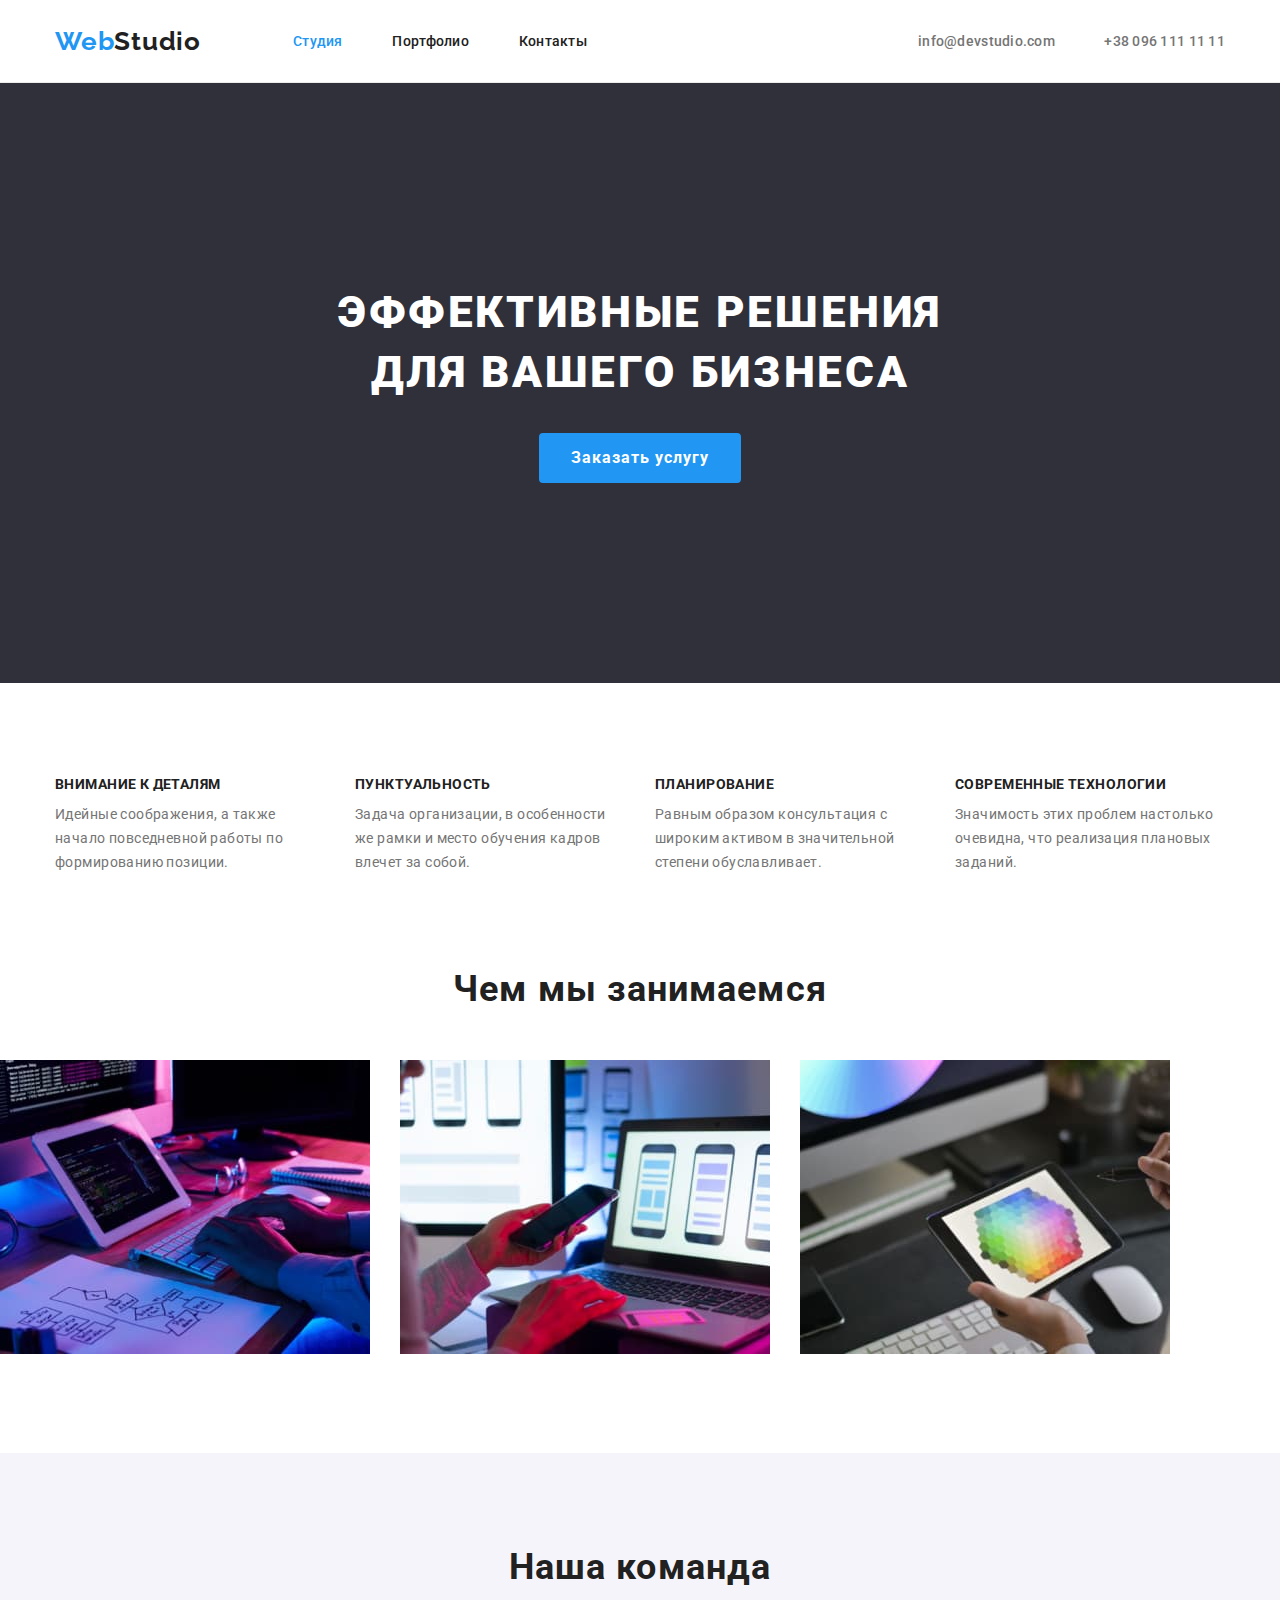
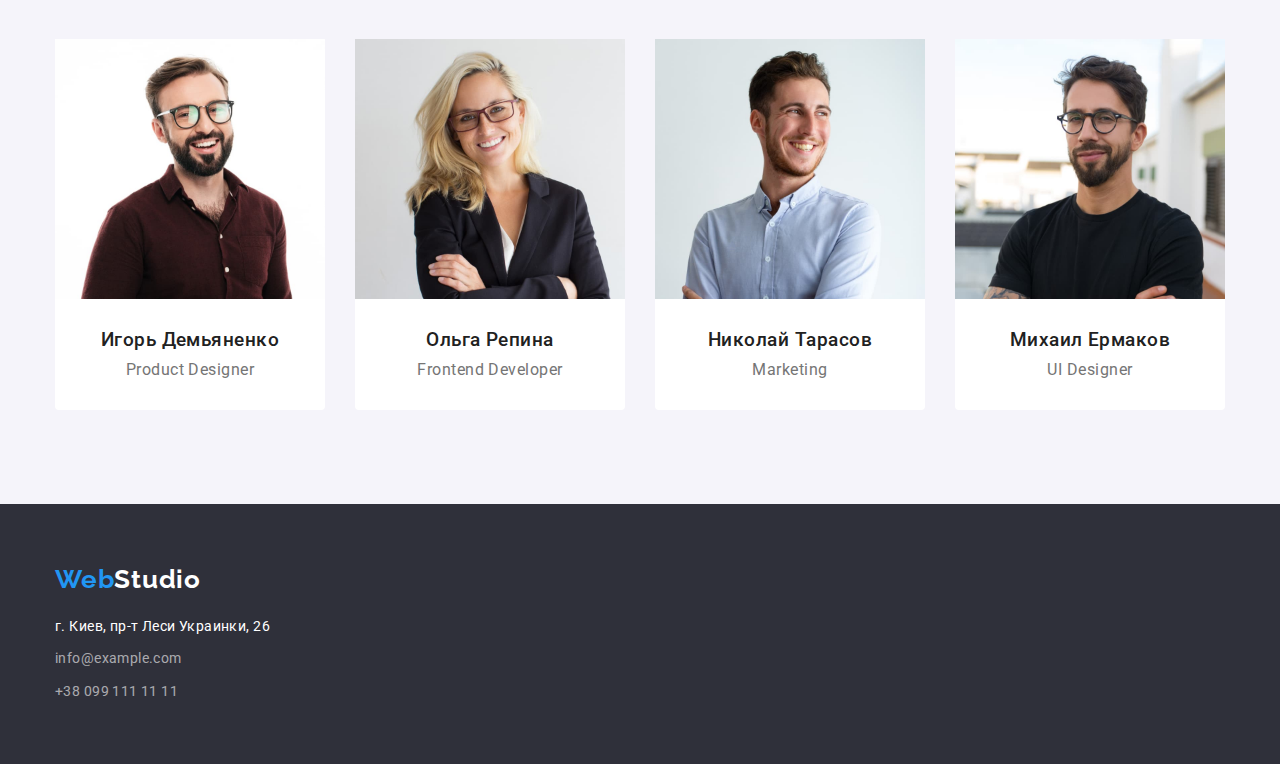
<file: index.html>
<!DOCTYPE html>
<html lang="ru">
<head>
    <meta charset="UTF-8">
    <meta http-equiv="X-UA-Compatible" content="IE=edge">
    <meta name="viewport" content="width=device-width, initial-scale=1.0">
    <title>GitHub/goit-markup-hw-01</title>   
    <link rel="stylesheet" href="https://cdnjs.cloudflare.com/ajax/libs/modern-normalize/1.0.0/modern-normalize.min.css"> 
    <link rel="stylesheet" href="https://fonts.googleapis.com/css2?family=Raleway:wght@700&family=Roboto:wght@400;500;700;900&display=swap">
    <link rel="stylesheet" href="./css/styles.css">

</head>
<body>
    <header class="header">
        <div class="conteiner nav">
            <a class="logo" href="#"><span class="accent-logo">Web</span>Studio</a>
            <nav>
                <ul class="site-nav list">
                    <li>
                        <a class="active" href="#">Студия</a>
                    </li>
                    <li>
                        <a href="./portfolio.html">Портфолио</a>
                    </li>
                    <li>
                        <a href="#">Контакты</a>
                    </li>
                </ul>
            </nav>
        
            <ul class="contacts list">
                <li>
                    <a class="mail" href="mailto:info@devstudio.com">info@devstudio.com</a>
                </li>
                <li>
                    <a class="phone" href="tel:+380961111111">+38 096 111 11 11</a>
                </li>
            </ul>
        </div>
    </header>

    <main>
            <section class="hero">
                <div class="conteiner">
                <h1>Эффективные решения<br> для вашего бизнеса</h1>
                <button type="button">Заказать услугу</button>
            </div>
            </section>

            <section class="features-section">
                <!--<h2>Особенности</h2>-->
                <ul class="features-list list conteiner">
                    <li class="features-item">
                        <h3 class="featured-subtitle">Внимание к деталям</h3>
                        <p>Идейные соображения, а также начало повседневной работы по формированию позиции.</p>
                    </li>
                    <li class="features-item">
                        <h3 class="featured-subtitle">Пунктуальность</h3>
                        <p>Задача организации, в особенности же рамки и место обучения кадров влечет за собой.</p>
                    </li>
                    <li class="features-item">
                        <h3 class="featured-subtitle">Планирование</h3>
                        <p>Равным образом консультация с широким активом в значительной степени обуславливает.</p>
                    </li>
                    <li class="features-item">
                        <h3 class="featured-subtitle">Современные технологии</h3>
                        <p>Значимость этих проблем настолько очевидна, что реализация плановых заданий.</p>
                    </li>
                </ul>
            </section>

            <section class="works-conteiner">
                    <h2 class="section-header">Чем мы занимаемся</h2>
                    <ul class="list images-list">
                        <li>
                            <img src="./imades/work.jpg" alt="наша-работа-1" width="370">
                        </li>
                        <li>
                            <img src="./imades/work2.jpg" alt="наша-работа-2" width="370">
                        </li>
                        <li>
                            <img src="./imades/work3.jpg" alt="наша-работа-3" width="370">
                        </li>
                    </ul>
            </section>

            <section class="our-team">
                <div class="conteiner">
                <h2 class="section-header">Наша команда</h2>
                <ul class="team list" >
                    <li>
                        <img class="team-cards" src="./imades/igor.jpg" alt="фото дизайнера" width="270">
                        <h3>Игорь Демьяненко</h3>
                        <p>Product Designer</p>
                    </li>
                    <li>
                        <img class="team-cards" src="./imades/olga.jpg" alt="форо разработчика" width="270">
                        <h3>Ольга Репина</h3>
                        <p>Frontend Developer</p>
                    </li>
                    <li>
                        <img class="team-cards" src="./imades/nikolay.jpg" alt="фото маркетинг менеджера" width="270">
                        <h3>Николай Тарасов</h3>
                        <p>Marketing</p>
                    </li>
                    <li>
                        <img class="team-cards" src="./imades/mikhail.jpg" alt="фото UI дизайнера" width="270">
                        <h3>Михаил Ермаков</h3>
                        <p>UI Designer</p>
                    </li>
                </ul>
            </div>
            </section>
     </main>

    <footer class="footer">
        <div class="conteiner footer-section">
        <a href="#"><span class="accent-logo">Web</span>Studio</a>
            <address>
                <ul class="footer-contacts list">
                    <li>
                        <p class="local-ad">г. Киев, пр-т Леси Украинки, 26</p>
                    </li>
                    <li>
                        <a href="mailto:info@example.com">info@example.com</a>
                    </li>
                    <li>
                        <a href="tel:+380991111111">+38 099 111 11 11</a>
                    </li>
                </ul>
            </address>
        </div>
    </footer>
</body>
</html>
</file>
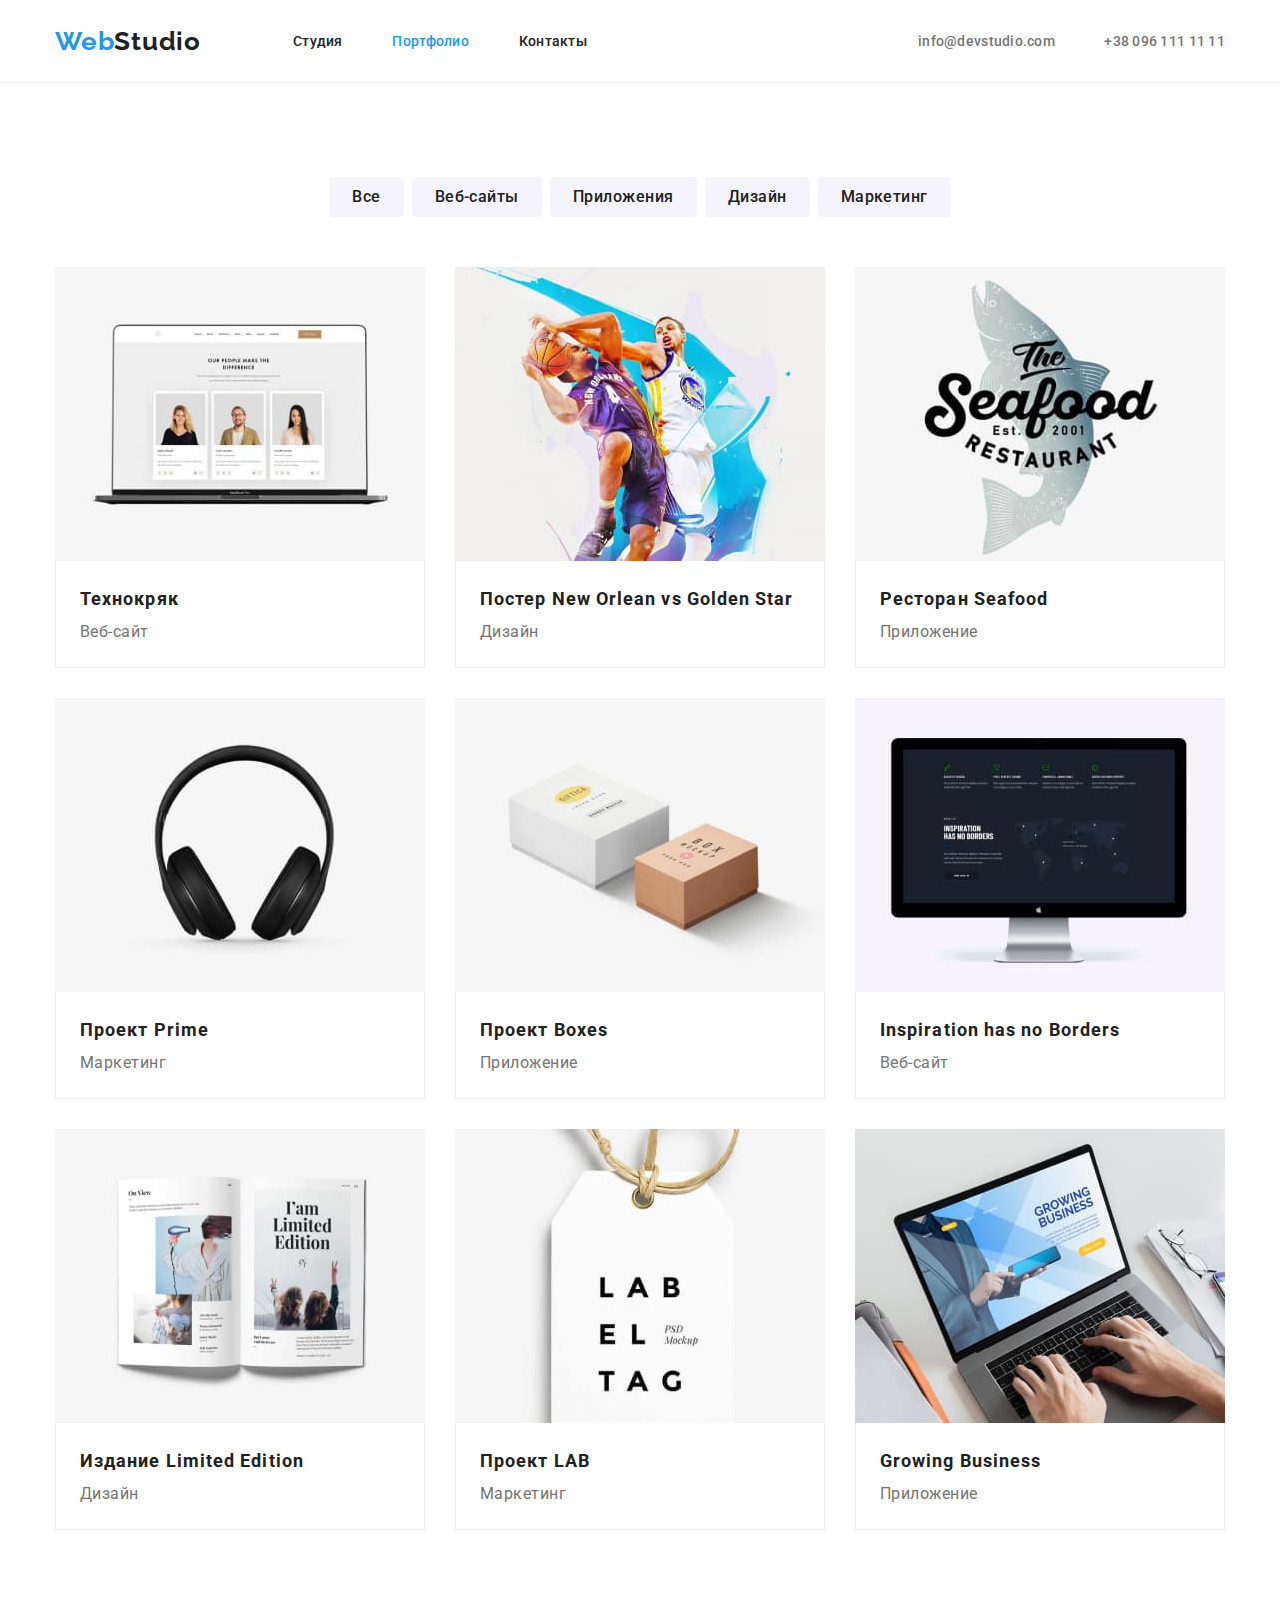
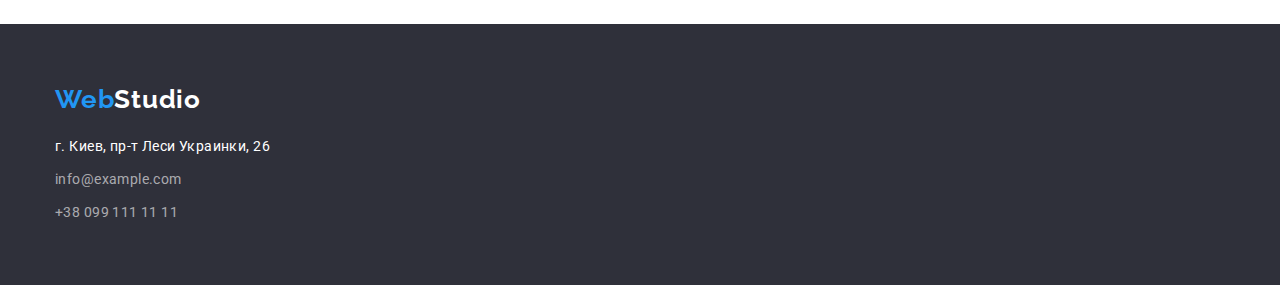
<file: portfolio.html>
<!DOCTYPE html>
<html lang="ru">

<head>
    <meta charset="UTF-8">
    <meta http-equiv="X-UA-Compatible" content="IE=edge">
    <meta name="viewport" content="width=device-width, initial-scale=1.0">
    <title>goit-markup-hw-02</title>
    <link rel="stylesheet" href="https://cdnjs.cloudflare.com/ajax/libs/modern-normalize/1.0.0/modern-normalize.min.css">
    <link rel="stylesheet" href="https://fonts.googleapis.com/css2?family=Raleway:wght@700&family=Roboto:wght@400;500;700;900&display=swap">
    <link rel="stylesheet" href="./css/styles.css">
</head>

<body>
    <header class="header">
        <div class="conteiner nav">
            <a class="logo" href="#"><span class="accent-logo">Web</span>Studio</a>
            <nav>
                <ul class="site-nav list">
                    <li>
                        <a href="./index.html">Студия</a>
                    </li>
                    <li>
                        <a class="active" href="#">Портфолио</a>
                    </li>
                    <li>
                        <a href="#">Контакты</a>
                    </li>
                </ul>
            </nav>
            
            <ul class="contacts list">
                <li>
                    <a  class="mail" href="mailto:info@devstudio.com">info@devstudio.com</a>
                </li>
                <li>
                    <a class="phone" href="tel:+380961111111">+38 096 111 11 11</a>
                </li>
            </ul>
        </div>
    </header>

    <main>
<!-- <h1>Portfolio</h1> -->
        <section class="filter-section">
        <div class="conteiner">
            <h2 class="hidden">Список фильтров </h2>
            <ul class="list button-item">
                <li>
                    <button class="button"  type="button">Все</button>
                </li>
                <li>
                    <button class="button" type="button">Веб-сайты</button>
                </li>
                <li>
                    <button class="button" type="button">Приложения</button>
                </li>
                <li>
                    <button class="button" type="button">Дизайн</button>
                </li>
                <li>
                    <button class="button"  type="button">Маркетинг</button>
                </li>
            </ul>
        </div>
        </section>

        <section class="cards-section">
            <div class="conteiner">
            <!--<h2>Список карточек</h2>-->
            <ul class="cards list ">
                <li class="cards-item">
                    <img src="./imades/tehnokriack.jpg" alt="технокряк" width="370">
                    <div class="cards-bottom">
                        <h3 class="title">Технокряк</h3>
                        <p>Веб-сайт</p>
                    </div>
                </li>
                <li class="cards-item">
                    <img src="./imades/posterneworlean.jpg" alt="постер New Orlean" width="370">
                    <div class="cards-bottom">
                        <h3 class="title">Постер New Orlean vs Golden Star</h3>
                        <p>Дизайн</p>
                    </div>
                </li>
                <li class="cards-item">
                    <img src="./imades/seafood.jpg" alt="ресторан Seafood" width="370">
                    <div class="cards-bottom">
                        <h3 class="title">Ресторан Seafood</h3>
                        <p>Приложение</p>
                    </div>
                </li>
                <li class="cards-item">
                    <img src="./imades/projectprime.jpg" alt="проект Prime" width="370">
                    <div class="cards-bottom">
                        <h3 class="title">Проект Prime</h3>
                        <p>Маркетинг</p>
                    </div>
                </li>
                <li class="cards-item">
                    <img src="./imades/boxes.jpg" alt="Проект Boxes" width="370">
                    <div class="cards-bottom">
                        <h3 class="title">Проект Boxes</h3>
                        <p>Приложение</p>
                    </div>
                </li>
                <li class="cards-item">
                    <img src="./imades/inspiration.jpg" alt="Inspiration" width="370">
                    <div class="cards-bottom">
                        <h3 class="title">Inspiration has no Borders</h3>
                        <p>Веб-сайт</p>
                    </div>
                </li>
                <li class="cards-item">
                    <img src="./imades/limited.jpg" alt="Издание Limited Edition" width="370">
                    <div class="cards-bottom">
                        <h3 class="title">Издание Limited Edition</h3>
                        <p>Дизайн</p>
                    </div>
                </li>
                <li class="cards-item">
                    <img src="./imades/projectlab.jpg" alt="Проект LAB" width="370">
                    <div class="cards-bottom">
                        <h3 class="title">Проект LAB</h3>
                        <p>Маркетинг</p>
                    </div>
                </li>
                <li class="cards-item">
                    <img src="./imades/growing.jpg" alt="Growing Business" width="370">
                    <div class="cards-bottom">
                        <h3 class="title">Growing Business</h3>
                        <p>Приложение</p>
                    </div>
                </li>
            </ul>
            </div>
        </section>
    </main>

<footer class="footer">
    <div class="conteiner footer-section">
    <a href="#"><span class="accent-logo">Web</span>Studio</a>
    <address>
        <ul class="footer-contacts list">
            <li>
                <p class="local-ad">г. Киев, пр-т Леси Украинки, 26</p>
            </li>
            <li>
                <a href="mailto:info@example.com">info@example.com</a>
            </li>
            <li>
                <a href="tel:+380991111111">+38 099 111 11 11</a>
            </li>
        </ul>
    </address>
    </div>
</footer>
</body>

</html>
</file>
<file: css/styles.css>
:root {
  --primary-text-color: #212121;
  --accent-color: #2196f3;
  --grey-color: #757575;
  --white-color: #ffffff;
  --background-color: #2f303a;
  --second-background: #f5f4fa;
  --footer-contacts-color: rgba(255, 255, 255, 0.6);
}

body {
  color: var(--primary-text-color);

  font-family: Roboto, sans-serif;
}
h1,
h2,
h3,
h4 {
  margin: 0;
}
p {
  margin: 0;
}
ul {
  margin: 0;
  padding-left: 0px;
}

.section-header {
  font-style: normal;
  font-size: 36px;
  line-height: 1.16;
  text-align: center;
  letter-spacing: 0.03em;
}

.list {
  list-style: none;
}
/* Шапка профиля */
.header {
  border-bottom: 1px solid #ececec;
}
.conteiner {
  padding: 0 15px;
  width: 1200px;
  margin: 0 auto;
}

.nav {
  display: flex;
  align-items: center;
}

.site-nav {
  padding-top: 32px;
  padding-bottom: 32px;

  display: flex;
  width: 294px;
  justify-content: space-between;
  margin-right: 331px;
  padding-left: 0px;
}

.contacts {
  padding-top: 32px;
  padding-bottom: 32px;
  display: flex;
  justify-content: space-between;
  width: 370px;
}
.logo {
  width: 145px;
  margin-right: 93px;

  color: var(--primary-text-color);
  font-family: Raleway, sans-serif;

  font-weight: 700;
  font-size: 26px;
  line-height: 1.19;
  letter-spacing: 0.03em;
  text-decoration: none;
}
.accent-logo {
  color: var(--accent-color);
}

.site-nav a {
  color: var(--primary-text-color);
  font-weight: 500;
  font-size: 14px;
  line-height: 1.14;
  letter-spacing: 0.02em;
  text-decoration: none;
}

.site-nav a:hover,
.site-nav a:focus,
.site-nav .active {
  color: var(--accent-color);
}

.contacts a {
  color: var(--grey-color);
  font-weight: 500;
  font-size: 14px;
  line-height: 1.14;
  letter-spacing: 0.02em;
  text-decoration: none;
}

.contacts a:hover,
.contacts a:focus {
  color: var(--accent-color);
}

.mail {
  width: 135px;
}
.phone {
  width: 122px;
}

/* Секция фильтров */
.filter-section {
  padding-top: 94px;
  padding-bottom: 50px;
}

.hidden {
  display: none;
}
.button {
  border-radius: 4px;
  border: 1px solid transparent;
  padding: 6px 22px;
  min-width: 73px;

  color: var(--primary-text-color);
  background-color: var(--second-background);
  cursor: pointer;
  font-weight: 500;
  font-size: 16px;
  line-height: 1.62;
  letter-spacing: 0.03em;
}
.button:hover,
.button:focus {
  color: var(--white-color);
  background-color: var(--accent-color);
}
.button-item {
  display: flex;
  justify-content: center;
}
.button-item li:not(:last-child) {
  margin-right: 8px;
}

/* Секция карточек */

.cards-section {
  padding-bottom: 94px;
}
.cards p {
  color: var(--grey-color);
  font-size: 16px;
  line-height: 1.87;
  letter-spacing: 0.03em;
}
.title {
  font-size: 18px;
  line-height: 2;
  letter-spacing: 0.06em;
}
.cards {
  display: flex;
  flex-wrap: wrap;
}

.cards-item img {
  width: 100%;
  height: auto;
  display: block;
}

.cards-item {
  margin-right: 30px;
  width: 370px;
}

.cards-item:nth-child(3n + 3) {
  margin-right: 0px;
}

.cards-item:not(:nth-last-child(-n + 3)) {
  margin-bottom: 30px;
}
.cards-bottom {
  padding: 20px 24px;
  border-bottom: 1px solid #eeeeee;
  border-right: 1px solid #eeeeee;
  border-left: 1px solid #eeeeee;
}

/*Footer*/
.footer {
  color: var(--white-color);
  background-color: var(--background-color);
}
.footer a {
  display: block;
  margin-bottom: 20px;
  width: 145px;

  color: var(--white-color);
  font-family: Raleway, sans-serif;
  font-weight: 700;
  font-size: 26px;
  line-height: 1.19;
  letter-spacing: 0.03em;
  text-decoration: none;
}

.footer-contacts li:not(:last-child) {
  margin-bottom: 9px;
}
.local-ad {
  font-style: normal;
  font-size: 14px;
  line-height: 1.71;
  letter-spacing: 0.03em;
}

.footer-contacts a:hover,
.footer-contacts a:focus {
  color: var(--accent-color);
}

.footer-section {
  text-align: left;
  padding-top: 60px;
  padding-bottom: 60px;
}

.footer-contacts a {
  margin-bottom: 0px;
  color: var(--footer-contacts-color);
  font-family: Roboto, sans-serif;
  font-weight: 400;
  font-size: 14px;
  line-height: 1.71;
  letter-spacing: 0.03em;
  text-decoration: none;
  font-style: normal;
}

/* секция HERO */
.hero {
  background-color: var(--background-color);
}

.hero .conteiner {
  padding-top: 200px;
  padding-bottom: 200px;
  text-align: center;
}

.hero h1 {
  margin-bottom: 30px;

  color: var(--white-color);
  font-style: normal;
  font-weight: 900;
  font-size: 44px;
  line-height: 1.36;
  text-align: center;
  letter-spacing: 0.06em;
  text-transform: uppercase;
}
.hero button {
  padding: 10px 32px;
  border: 0px;
  border-radius: 4px;

  color: var(--white-color);
  background-color: var(--accent-color);
  font-family: inherit;
  font-style: normal;
  font-weight: 700;
  font-size: 16px;
  line-height: 1.87;
  letter-spacing: 0.06em;
}
.hero button:hover,
.hero button:focus {
  color: var(--white-color);
  background-color: #188ce8;
}

/* Секция особенности */
.features-section {
  padding-bottom: 94px;
  padding-top: 94px;
}
.features-list {
  display: flex;
  align-items: center;
}

.features-list p {
  width: 270px;

  color: var(--grey-color);
  font-size: 14px;
  line-height: 1.71;
  letter-spacing: 0.03em;
}
.featured-subtitle {
  width: 270px;
  margin-bottom: 10px;

  font-size: 14px;
  line-height: 1.14;
  letter-spacing: 0.03em;
  text-transform: uppercase;
}
.features-item:not(:last-child) {
  margin-right: 30px;
}

/* Чем мы занимаемся */
.works-conteiner {
  padding-bottom: 94px;
}
.images-list {
  display: flex;
  margin-top: 50px;
  padding-left: 0px;
}

.images-list li:not(:last-child) {
  margin-right: 30px;
}
.images-list > img {
  width: 370px;
  display: block;
  border: 1px solid transparent;
}

/* Наша команда */

.our-team {
  background-color: var(--second-background);
  padding-top: 94px;
  padding-bottom: 94px;
}
.our-team h2 {
  margin-bottom: 50px;
}

.team li:not(:last-child) {
  margin-right: 30px;
}
.team {
  display: flex;
  padding-left: 0px;

  font-size: 16px;
  line-height: 1.18;
  text-align: center;
  letter-spacing: 0.03em;
}
.team p {
  color: var(--grey-color);
  margin-bottom: 30px;
}
.team h3 {
  font-weight: 500;
  margin-bottom: 10px;
  margin-top: 0px;
}
.team-cards {
  display: block;
  width: 100%;
  height: auto;
  margin-bottom: 30px;
}
.team li {
  background-color: var(--white-color);
  border-radius: 0px 0px 4px 4px;
}
</file>
